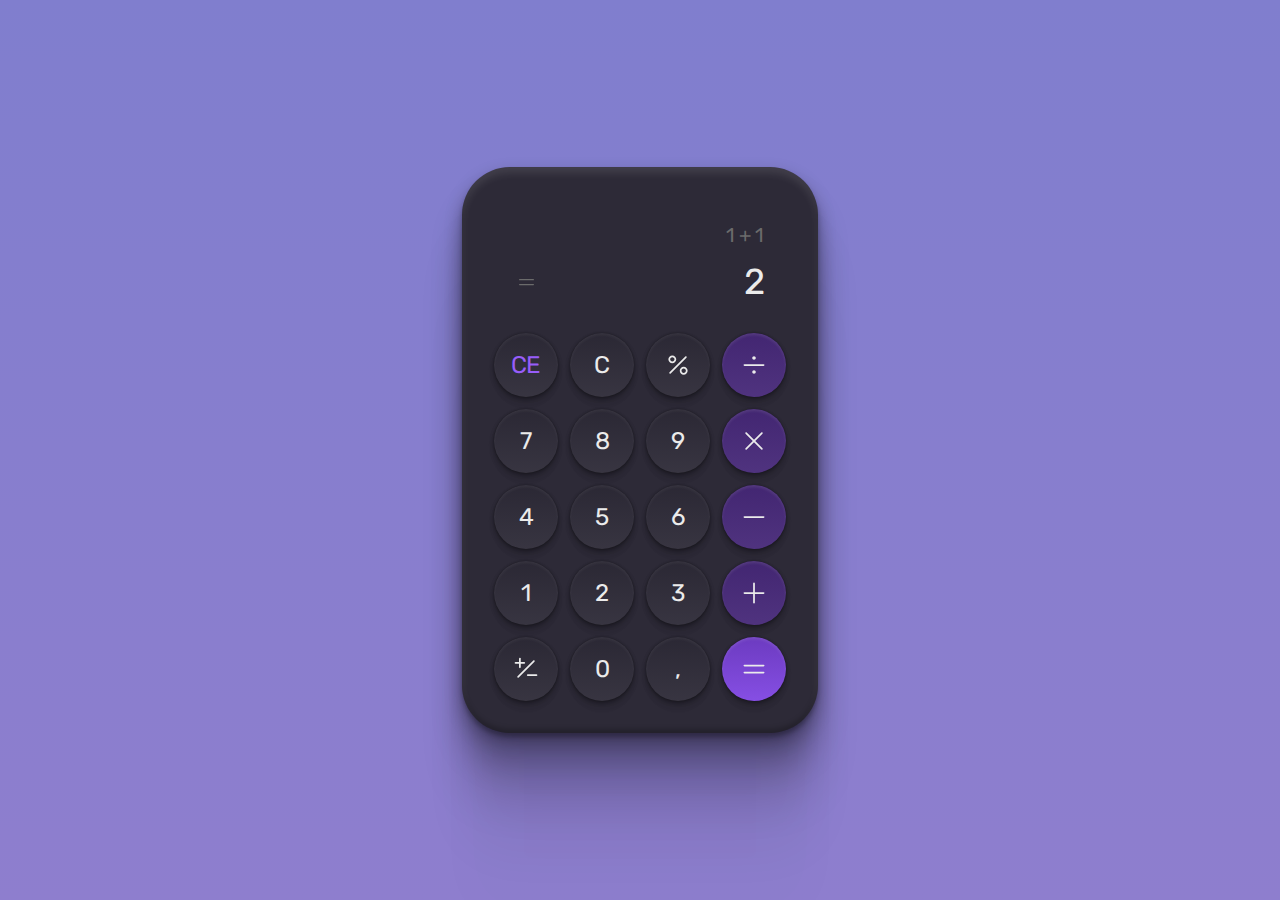
<file: 05/index.html>
<!DOCTYPE html>
<html lang="pt-br">
  <head>
    <link rel="preconnect" href="https://fonts.googleapis.com" />
    <link rel="preconnect" href="https://fonts.gstatic.com" crossorigin />
    <link
      href="https://fonts.googleapis.com/css2?family=Rubik&display=swap"
      rel="stylesheet"
    />

    <meta charset="UTF-8" />
    <meta http-equiv="X-UA-Compatible" content="IE=edge" />
    <meta name="viewport" content="width=device-width, initial-scale=1.0" />
    <title>Calculadora</title>
    <link rel="stylesheet" href="style.css" />
  </head>
  <body>
    <div id="calculator">
      <div id="display">
        <div id="last-calc">1 + 1</div>
        <div id="result">
          <img src="./assets/equals.svg" alt="sinal de igual" />
          <span>2</span>
        </div>
      </div>
      <div id="keyboard">
        <button class="secondary">CE</button>
        <button>C</button>
        <button>
          <img src="./assets/percent.svg" alt="Percent" />
        </button>
        <button class="tertiary">
          <img src="./assets/divide.svg" alt="Divide" />
        </button>
        <button>7</button>
        <button>8</button>
        <button>9</button>
        <button class="tertiary">
          <img src="./assets/x.svg" alt="Multiplication" />
        </button>
        <button>4</button>
        <button>5</button>
        <button>6</button>
        <button class="tertiary">
          <img src="./assets/minus.svg" alt="Minus" />
        </button>
        <button>1</button>
        <button>2</button>
        <button>3</button>
        <button class="tertiary">
          <img src="./assets/plus.svg" alt="Plus" />
        </button>
        <button>
          <img src="./assets/plusminus.svg" alt="PlusMinus" />
        </button>
        <button>0</button>
        <button>,</button>
        <button class="quartiary">
          <img src="./assets/result.svg" alt="Equals" />
        </button>
      </div>
    </div>
  </body>
</html>
</file>
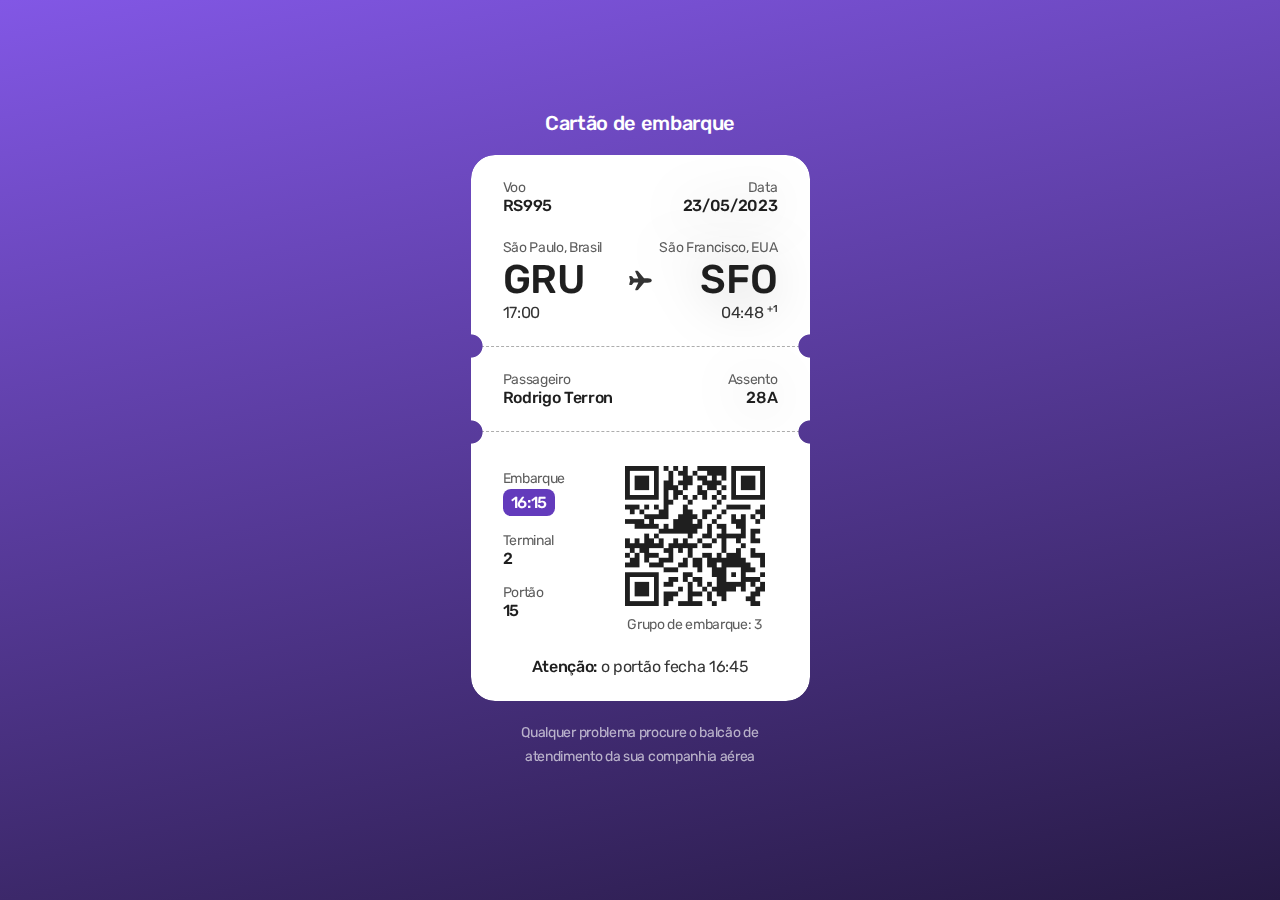
<file: 06/index.html>
<!DOCTYPE html>
<html lang="pt-br">
  <head>
    <link rel="preconnect" href="https://fonts.googleapis.com" />
    <link rel="preconnect" href="https://fonts.gstatic.com" crossorigin />
    <link
      href="https://fonts.googleapis.com/css2?family=Rubik:wght@400;500&display=swap"
      rel="stylesheet"
    />

    <meta charset="UTF-8" />
    <meta http-equiv="X-UA-Compatible" content="IE=edge" />
    <meta name="viewport" content="width=device-width, initial-scale=1.0" />
    <title>Cartão de embarque</title>
    <link rel="stylesheet" href="./style.css" />
  </head>
  <body>
    <div id="boarding-pass">
      <h1>Cartão de embarque</h1>
      <main id="ticket">
        <section class="top grid">
          <div class="flight grid column">
            <div class="number">
              <p>Voo</p>
              <strong>RS995</strong>
            </div>
            <div class="date text-right">
              <p>Data</p>
              <strong>23/05/2023</strong>
            </div>
          </div>
          <div class="grid column">
            <div class="departure grid">
              <p>São Paulo, Brasil</p>
              <strong>GRU</strong>
              <time>17:00</time>
            </div>
            <div class="airplane grid">
              <img src="./assets/ion_airplane.svg" alt="ícone de um avião" />
            </div>
            <div class="arrival text-right grid">
              <p>São Francisco, EUA</p>
              <strong>SFO</strong>
              <time>04:48 <sup>+1</sup></time>
            </div>
          </div>
        </section>
        <section class="middle grid column">
          <div class="name">
            <p>Passageiro</p>
            <strong>Rodrigo Terron</strong>
          </div>
          <div class="seat text-right">
            <p>Assento</p>
            <strong>28A</strong>
          </div>
        </section>
        <section class="bottom">
          <div class="container grid column">
            <dl class="grid">
              <dt>
                <p>Embarque</p>
                <time>16:15</time>
              </dt>
              <dt>
                <p>Terminal</p>
                <strong>2</strong>
              </dt>
              <dt>
                <p>Portão</p>
                <strong>15</strong>
              </dt>
            </dl>

            <div class="qrcode grid">
              <img src="./assets/qr-code.png" alt="imagem de um qrcode" />
              <p>Grupo de embarque: 3</p>
            </div>
          </div>
          <p><strong>Atenção:</strong> o portão fecha 16:45</p>
        </section>
      </main>
      <footer>
        Qualquer problema procure o balcão de atendimento da sua companhia aérea
      </footer>
    </div>
  </body>
</html>
</file>
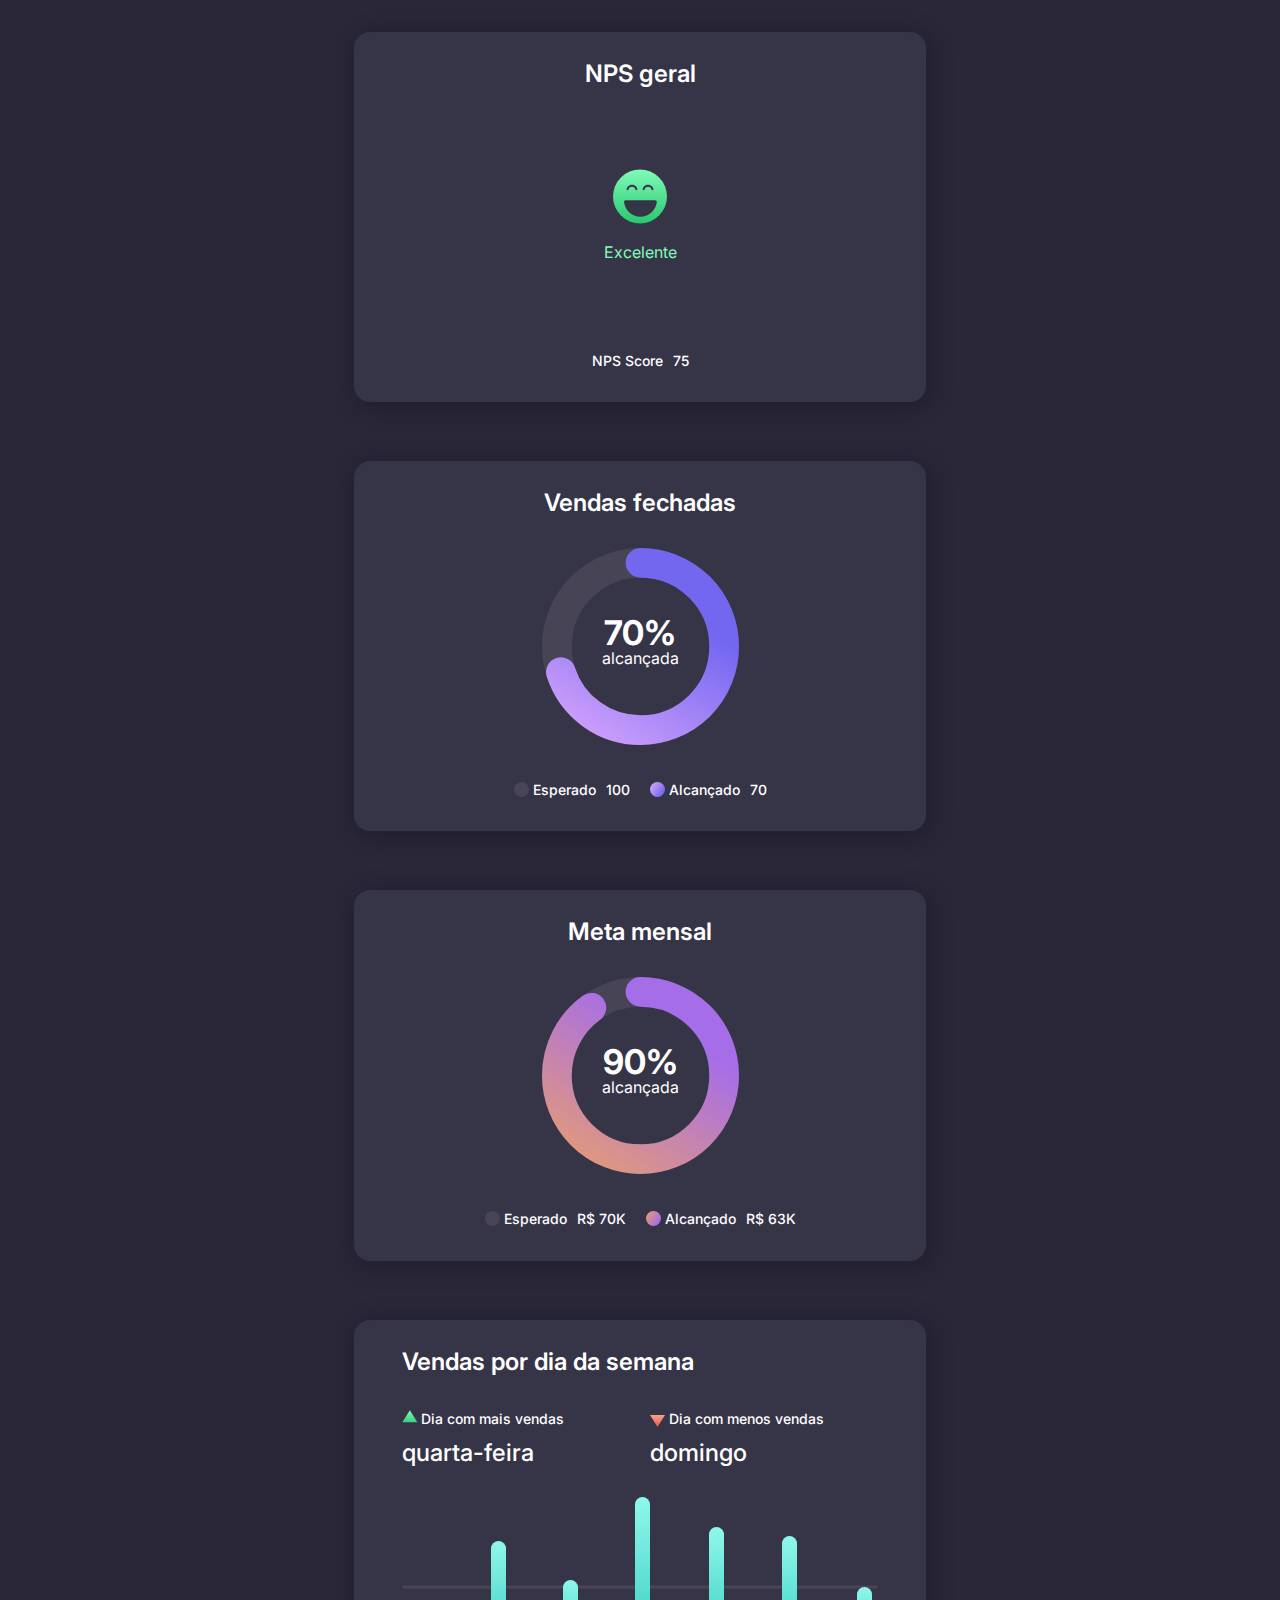
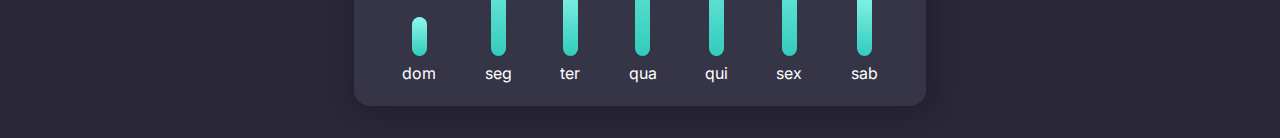
<file: 08/index.html>
<!DOCTYPE html>
<html lang="pt-br">
  <head>
    <link rel="preconnect" href="https://fonts.googleapis.com" />
    <link rel="preconnect" href="https://fonts.gstatic.com" crossorigin />
    <link
      href="https://fonts.googleapis.com/css2?family=Inter:wght@400;500;700&display=swap"
      rel="stylesheet"
    />

    <meta charset="UTF-8" />
    <meta http-equiv="X-UA-Compatible" content="IE=edge" />
    <meta name="viewport" content="width=device-width, initial-scale=1.0" />
    <title>Dashboard</title>
    <link rel="stylesheet" href="./style.css" />
  </head>
  <body>
    <main id="app" class="grid">
      <div class="box nps grid">
        <div class="top text-center">NPS geral</div>
        <div class="middle grid">
          <img src="./assets/smile.svg" alt="bolinha verde sorrindo" />
          Excelente
        </div>
        <div class="bottom">
          <span>NPS Score</span>
          <span>75</span>
        </div>
      </div>
      <div class="box sell grid">
        <div class="top text-center">Vendas fechadas</div>
        <div class="middle">
          <svg viewBox="0 0 232 232" style="--percentage: 70">
            <circle cx="50%" cy="50%" r="98.5" opacity="0.1" stroke="#D9D9D9" />
            <circle
              cx="50%"
              cy="50%"
              r="98.5"
              stroke="url(#paint0_linear_201_85)"
            />
            <defs>
              <linearGradient
                id="paint0_linear_201_85"
                x1="-9"
                y1="82"
                x2="145"
                y2="178"
                gradientUnits="userSpaceOnUse"
              >
                <stop stop-color="#CE9FFC" />
                <stop offset="1" stop-color="#7367F0" />
              </linearGradient>
            </defs>
          </svg>

          <div class="content">
            <h3>70%</h3>
            <p>alcançada</p>
          </div>
        </div>
        <div class="bottom">
          <div class="item">
            <span>Esperado</span>
            <span>100</span>
          </div>
          <div class="item">
            <span
              style="
                --bg-color: linear-gradient(
                  121.94deg,
                  #ce9ffc 15.98%,
                  #7367f0 82.85%
                );
              "
            >
              Alcançado</span
            >
            <span>70</span>
          </div>
        </div>
      </div>
      <div class="box target grid">
        <div class="top text-center">Meta mensal</div>
        <div class="middle">
          <svg viewBox="0 0 232 232" style="--percentage: 90">
            <circle cx="50%" cy="50%" r="98.5" opacity="0.1" stroke="#D9D9D9" />
            <circle
              cx="50%"
              cy="50%"
              r="98.5"
              stroke="url(#paint0_linear_201_104)"
            />
            <defs>
              <linearGradient
                id="paint0_linear_201_104"
                x1="0.5"
                y1="82"
                x2="154.842"
                y2="178.702"
                gradientUnits="userSpaceOnUse"
              >
                <stop stop-color="#DF9780" />
                <stop offset="1" stop-color="#A66DE9" />
              </linearGradient>
            </defs>
          </svg>

          <div class="content">
            <h3>90%</h3>
            <p>alcançada</p>
          </div>
        </div>
        <div class="bottom">
          <div class="item">
            <span>Esperado</span>
            <span>R$ 70K</span>
          </div>
          <div class="item">
            <span
              style="
                --bg-color: linear-gradient(
                  121.94deg,
                  #df9780 15.98%,
                  #a66de9 82.85%
                );
              "
              >Alcançado</span
            >
            <span>R$ 63K</span>
          </div>
        </div>
      </div>
      <div class="box weekly-sell grid">
        <div class="top">Vendas por dia da semana</div>

        <div class="wrapper">
          <div class="left grid">
            <div class="most-sell grid">
              <span>Dia com mais vendas</span>
              quarta-feira
            </div>
            <div class="less-sell grid">
              <span>Dia com menos vendas</span>
              domingo
            </div>
          </div>
          <div class="right">
            <div class="bars">
              <div class="bar-wrapper">
                <div class="bar" style="--height: 3.9rem"></div>
                <span>dom</span>
              </div>
              <div class="bar-wrapper">
                <div class="bar" style="--height: 11.5rem"></div>
                <span>seg</span>
              </div>
              <div class="bar-wrapper">
                <div class="bar" style="--height: 7.6rem"></div>
                <span>ter</span>
              </div>
              <div class="bar-wrapper">
                <div class="bar" style="--height: 15.9rem"></div>
                <span>qua</span>
              </div>
              <div class="bar-wrapper">
                <div class="bar" style="--height: 12.9rem"></div>
                <span>qui</span>
              </div>
              <div class="bar-wrapper">
                <div class="bar" style="--height: 12rem"></div>
                <span>sex</span>
              </div>
              <div class="bar-wrapper">
                <div class="bar" style="--height: 6.9rem"></div>
                <span>sab</span>
              </div>
            </div>
          </div>
        </div>
      </div>
    </main>
  </body>
</html>
</file>
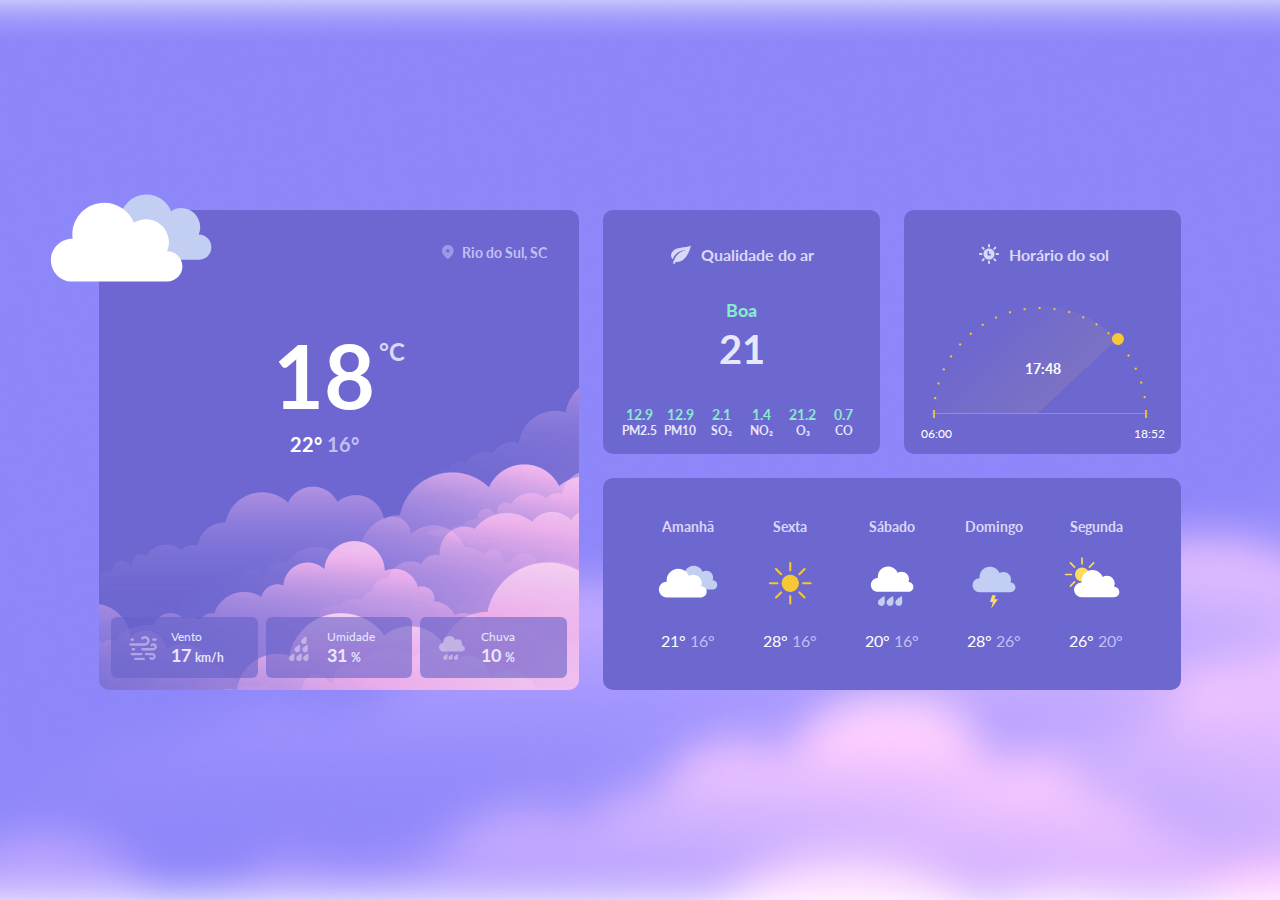
<file: 10/index.html>
<html lang="pt-br">
  <head>
    <link rel="preconnect" href="https://fonts.googleapis.com" />
    <link rel="preconnect" href="https://fonts.gstatic.com" crossorigin />
    <link
      href="https://fonts.googleapis.com/css2?family=Lato:wght@400;700&display=swap"
      rel="stylesheet"
    />
    <meta charset="UTF-8" />
    <meta name="viewport" content="width=device-width, initial-scale=1.0" />
    <title>Página de clima</title>
    <link rel="stylesheet" href="style.css" />
  </head>
  <body>
    <main>
      <section class="temperature-now">
        <div class="location">
          <img src="./assets/pin.svg" alt="icone de localizacao" />
          <strong>Rio do Sul, SC</strong>
        </div>
        <div class="temp">
          <div class="number">
            18
            <div class="maxmin">22° <span>16° </span></div>
          </div>
          <div class="celsius">°C</div>
        </div>
        <div class="statistics">
          <div class="stats">
            <img src="./assets/temp-wind.svg" alt="icone de vento" />
            <div class="info">
              <p>Vento</p>
              <h5>17 <span>km/h</span></h5>
            </div>
          </div>
          <div class="stats">
            <img src="./assets/temp-humidity.svg" alt="icone de umidade" />
            <div class="info">
              <p>Umidade</p>
              <h5>31 <span>%</span></h5>
            </div>
          </div>
          <div class="stats">
            <img src="./assets/temp-rain.svg" alt="icone de chuva" />
            <div class="info">
              <p>Chuva</p>
              <h5>10 <span>%</span></h5>
            </div>
          </div>
        </div>
      </section>

      <section class="air-quality">
        <h2 class="title">
          <img src="./assets/leaf.svg" alt="icone de folha de árvore" />
          Qualidade do ar
        </h2>

        <p class="good">Boa</p>
        <p class="number">21</p>

        <div class="info">
          <div class="number">
            <p>12.9</p>
            <small>PM2.5</small>
          </div>
          <div class="number">
            <p>12.9</p>
            <small>PM10</small>
          </div>
          <div class="number">
            <p>2.1</p>
            <small>SO₂</small>
          </div>
          <div class="number">
            <p>1.4</p>
            <small>NO₂</small>
          </div>
          <div class="number">
            <p>21.2</p>
            <small>O₃</small>
          </div>
          <div class="number">
            <p>0.7</p>
            <small>CO</small>
          </div>
        </div>
      </section>

      <section class="sun-time">
        <h2 class="title">
          <img
            src="./assets/sun-time.svg"
            alt="icone de um sol com um relógio dentro"
          />
          Horário do sol
        </h2>
        <div class="sun-chart-wrapper">
          <div class="sun-chart">
            <div class="chart">
              <img
                src="./assets/sun-chart.svg"
                alt="imagem de um gráfico semi circulo com traços"
              />
            </div>
            <time class="now">17:48</time>
          </div>
        </div>
        <div class="time">
          <time class="sunrise">06:00</time>
          <time class="sunset">18:52</time>
        </div>
      </section>

      <section class="week-weather">
        <div class="day">
          <h4 class="title">Amanhã</h4>
          <img src="./assets/weather-clouds.svg" alt="" />
          <p class="maxmin">21° <span>16°</span></p>
        </div>

        <div class="day">
          <h4 class="title">Sexta</h4>
          <img src="./assets/weather-sun.svg" alt="" />
          <p class="maxmin">28° <span>16°</span></p>
        </div>

        <div class="day">
          <h4 class="title">Sábado</h4>
          <img src="./assets/weather-rain.svg" alt="" />
          <p class="maxmin">20° <span>16°</span></p>
        </div>

        <div class="day">
          <h4 class="title">Domingo</h4>
          <img src="./assets/weather-thunder.svg" alt="" />
          <p class="maxmin">28° <span>26°</span></p>
        </div>

        <div class="day">
          <h4 class="title">Segunda</h4>
          <img src="./assets/weather-cloudy.svg" alt="" />
          <p class="maxmin">26° <span>20°</span></p>
        </div>
      </section>
    </main>
  </body>
</html>
</file>
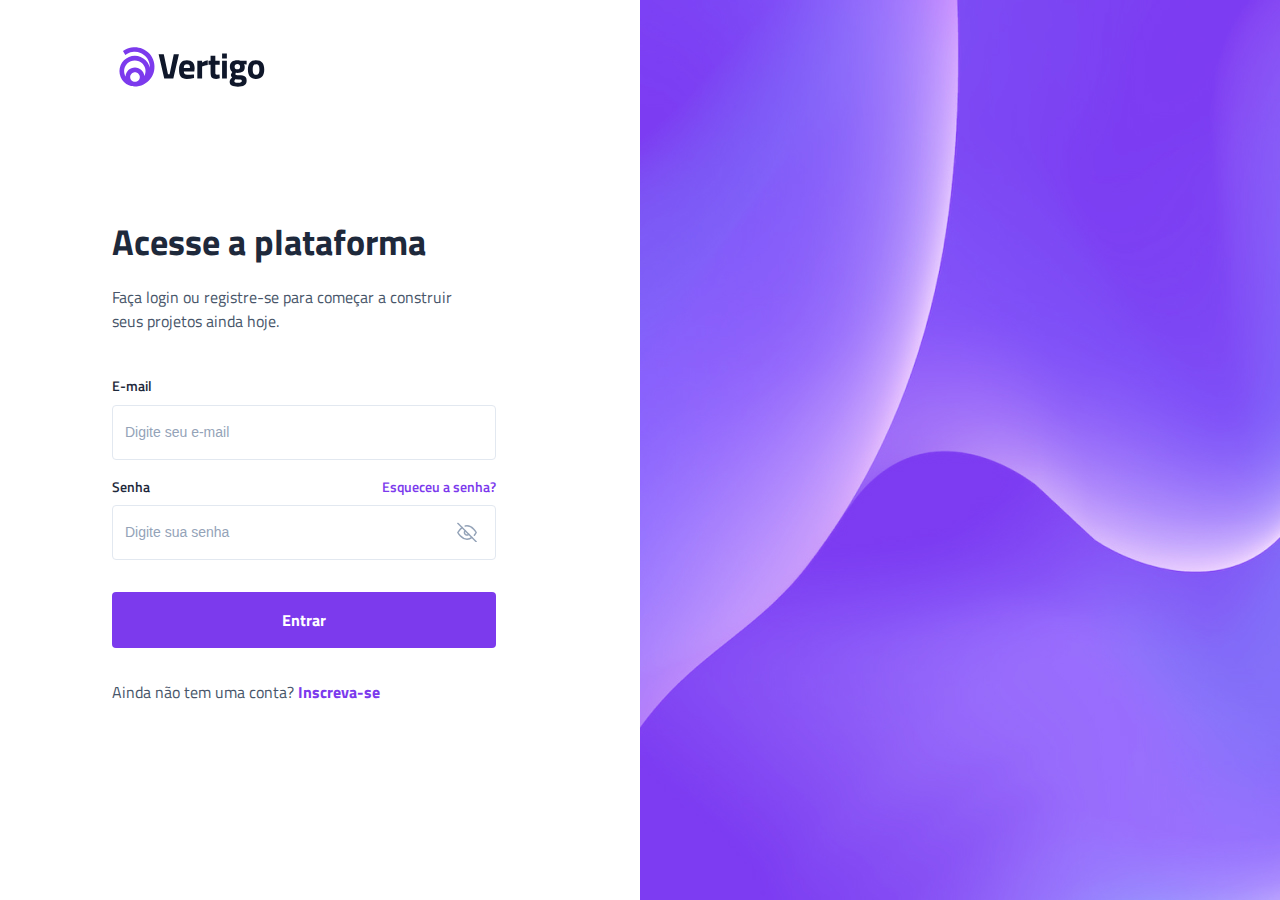
<file: 11/index.html>
<!DOCTYPE html>
<html lang="pt-br">
  <head>
    <link rel="preconnect" href="https://fonts.googleapis.com" />
    <link rel="preconnect" href="https://fonts.gstatic.com" crossorigin />
    <link
      href="https://fonts.googleapis.com/css2?family=Titillium+Web:wght@400;600;700&display=swap"
      rel="stylesheet"
    />
    <meta charset="UTF-8" />
    <meta http-equiv="X-UA-Compatible" content="IE=edge" />
    <meta name="viewport" content="width=device-width, initial-scale=1.0" />
    <title>Tela de login</title>
    <link rel="stylesheet" href="style.css" />
  </head>
  <body>
    <div id="page" class="flex">
      <div>
        <header>
          <img src="./assets/logo.svg" alt="" />
        </header>
        <main>
          <div class="headline">
            <h1>Acesse a plataforma</h1>
            <p>
              Faça login ou registre-se para começar a construir seus projetos
              ainda hoje.
            </p>
          </div>
          <form>
            <div class="input-wrapper">
              <label for="email">E-mail</label>
              <input
                id="email"
                type="email"
                name="email"
                required
                placeholder="Digite seu e-mail"
              />
            </div>

            <div class="input-wrapper">
              <div class="label-wrapper flex">
                <label for="senha"> Senha </label>
                <a href="#"> Esqueceu a senha? </a>
              </div>

              <input
                type="password"
                id="senha"
                placeholder="Digite sua senha"
              />

              <img
                onclick="togglePassword()"
                class="eye"
                src="./assets/eye-off.svg"
                alt=""
              />
              <img
                onclick="togglePassword()"
                class="eye hide"
                src="./assets/eye.svg"
                alt=""
              />
            </div>

            <button type="submit">Entrar</button>

            <div class="create-account">
              Ainda não tem uma conta?
              <a href="#"> Inscreva-se </a>
            </div>
          </form>
        </main>
      </div>
      <img src="./assets/bg.jpg" alt="" />
    </div>

    <script>
      function togglePassword() {
        document
          .querySelectorAll(".eye")
          .forEach((eye) => eye.classList.toggle("hide"))

        const type =
          senha.getAttribute("type") == "password" ? "text" : "password"

        senha.setAttribute("type", type)
      }
    </script>
  </body>
</html>
</file>
<file: 05/style.css>
* {
  margin: 0;
  padding: 0;
  box-sizing: border-box;
  -webkit-font-smoothing: antialiased;
  -moz-osx-font-smoothing: grayscale;
}

body {
  height: 100vh;
  width: 100vw;
  background: linear-gradient(180deg, #807ece 0%, #8e7ece 100%);

  display: grid;
  place-content: center;
}

body * {
  font-family: "Rubik";
  letter-spacing: -0.02em;
}

#calculator {
  background: #2d2a37;

  box-shadow: 0px 4px 4px rgba(0, 0, 0, 0.25),
    0px 188px 52px rgba(0, 0, 0, 0.01), 0px 120px 48px rgba(0, 0, 0, 0.04),
    0px 68px 41px rgba(0, 0, 0, 0.15), 0px 30px 30px rgba(0, 0, 0, 0.26),
    0px 8px 17px rgba(0, 0, 0, 0.29), inset 0px 6px 8px rgba(255, 255, 255, 0.1),
    inset 0px -4px 5px rgba(0, 0, 0, 0.22);

  border-radius: 48px;
}

#display {
  margin-top: 54px;
  padding-inline: 54px;
}

#last-calc {
  text-align: right;
  font-size: 20px;
  line-height: 140%;
  color: #6b6b6b;
}

#result {
  margin-top: 8px;
  display: flex;
  justify-content: space-between;
}

#result span {
  font-size: 36px;
  line-height: 140%;
  color: #ebebeb;
}

#keyboard {
  padding: 26px 32px 32px;

  display: grid;
  grid-template-columns: repeat(4, 1fr);
  gap: 12px;
}

button {
  border: 0;
  width: 64px;
  height: 64px;

  background: linear-gradient(
      180deg,
      rgba(0, 0, 0, 0.05) 0%,
      rgba(255, 255, 255, 0.05) 100%
    ),
    #2d2a37;

  box-shadow: 0px 11px 7px rgba(0, 0, 0, 0.01), 0px 7px 7px rgba(0, 0, 0, 0.04),
    0px 4px 6px rgba(0, 0, 0, 0.1), 0px 2px 4px rgba(0, 0, 0, 0.26),
    0px 0px 2px rgba(0, 0, 0, 0.29), inset 0px 2px 3px rgba(255, 255, 255, 0.06);

  border-radius: 999px;

  font-size: 24px;
  line-height: 28px;
  color: #ebebeb;

  display: flex;
  align-items: center;
  justify-content: center;
}

.secondary {
  color: #975dfa;
}

.tertiary {
  background: linear-gradient(
      180deg,
      rgba(0, 0, 0, 0.05) 0.01%,
      rgba(255, 255, 255, 0.05) 100%
    ),
    #462878;
  box-shadow: 0px 11px 7px rgba(0, 0, 0, 0.01), 0px 7px 7px rgba(0, 0, 0, 0.04),
    0px 4px 6px rgba(0, 0, 0, 0.1), 0px 2px 4px rgba(0, 0, 0, 0.26),
    0px 0px 2px rgba(0, 0, 0, 0.29), inset 0px 2px 3px rgba(255, 255, 255, 0.1);
}

.quartiary {
  background: linear-gradient(180deg, rgba(0, 0, 0, 0.15) 0%, rgba(255, 255, 255, 0.05) 100%), #7F45E2;
box-shadow: 0px 11px 7px rgba(0, 0, 0, 0.01), 0px 7px 7px rgba(0, 0, 0, 0.04), 0px 4px 6px rgba(0, 0, 0, 0.1), 0px 2px 4px rgba(0, 0, 0, 0.26), 0px 0px 2px rgba(0, 0, 0, 0.29), inset 0px 2px 3px rgba(255, 255, 255, 0.1);
}
</file>
<file: 06/style.css>
* {
  margin: 0;
  padding: 0;
  box-sizing: border-box;
  -webkit-font-smoothing: antialiased;
  -moz-osx-font-smoothing: grayscale;
}

:root {
  font-size: 62.5%;
}

body {
  font-size: 1.6rem;
  font-family: "Rubik", sans-serif;
  letter-spacing: -0.02em;

  background: linear-gradient(167.96deg, #8257e5 0%, #271a45 100%) no-repeat
    fixed;

  height: 100vh;
  display: grid;
  place-content: center;
}

.grid {
  display: grid;
}

.column {
  grid-auto-flow: column;
}

.text-right {
  filter: drop-shadow(0px 4px 24px rgba(0, 0, 0, 0.25));
  text-align: right;
}

h1,
strong {
  font-weight: 500;
}

h1 {
  font-size: 2rem;
  line-height: 2.4rem;
  color: white;
  text-align: center;
}

p {
  color: rgba(0, 0, 0, 0.64);
  font-size: 1.4rem;
  line-height: 1.7rem;
}

strong {
  font-size: 1.6rem;
  line-height: 1.9rem;
  color: rgba(0, 0, 0, 0.88);
}

section {
  padding: 2.4rem 3.2rem;

  background-color: white;
  -webkit-mask: var(--mask);
  mask: var(--mask);

  box-shadow: 0px 4px 24px rgba(0, 0, 0, 0.25);
}

#boarding-pass {
  margin: auto;
}

#ticket {
  margin-top: 2rem;
}

.top {
  border-radius: 2.4rem 2.4rem 0 0;
  gap: 2.4rem;

  --mask: radial-gradient(1.2rem at 1.2rem bottom, #0000 93%, black) -1.2rem;
  -webkit-mask-repeat: repeat-x;
  mask-repeat: repeat-x;
}

.departure,
.arrival {
  width: 12.5rem;
}

.departure strong,
.arrival strong {
  font-size: 4rem;
  line-height: 4.7rem;
}

.airplane {
  align-self: center;
}

.top time {
  color: rgba(0, 0, 0, 0.8);
}

.top time sup {
  font-weight: 500;
  font-size: 1rem;
  line-height: 1.2rem;
}

.middle {
  border: 1px dashed rgba(0, 0, 0, 0.32);
  border-left: 0;
  border-right: 0;

  --mask: radial-gradient(1.2rem at 1.2rem 1.2rem, #0000 93%, black) -1.2rem -1.2rem;
}

.bottom {
  border-radius: 0 0 2.4rem 2.4rem;

  --mask: radial-gradient(1.2rem at 1.2rem top, #0000 93%, black) -1.2rem;
  -webkit-mask-repeat: repeat-x;
  mask-repeat: repeat-x;
}

.bottom .container {
  align-items: center;
  gap: 0.8rem;
}

dl.grid {
  gap: 1.6rem;
  min-width: 9.5rem;
}

dt time {
  color: white;
  font-weight: 500;
  font-size: 1.6rem;
  line-height: 1.9rem;
  background: #633bbc;
  border-radius: 0.8rem;
  padding: 0.4rem 0.8rem;
  display: inline-block;
  margin-top: 0.2rem;
}

.bottom > p {
  text-align: center;
  margin-top: 2.4rem;
  font-size: 1.6rem;
  line-height: 2rem;
  color: rgba(0, 0, 0, 0.8);
}

.qrcode.grid {
  justify-items: center;
}

footer {
  font-size: 1.4rem;
  line-height: 2.4rem;
  color: white;
  opacity: 0.64;
  width: 27rem;
  text-align: center;
  margin: 2rem auto;
}
</file>
<file: 08/style.css>
* {
  margin: 0;
  padding: 0;
  box-sizing: border-box;
  -webkit-font-smoothing: antialiased;
  -moz-osx-font-smoothing: grayscale;
}

:root {
  font-size: 62.5%;
}

body {
  font-size: 1.6rem;
  font-family: "Inter";
  background: #292738;
}

.grid {
  display: grid;
}

.text-center {
  text-align: center;
}

.box {
  padding: 2.9rem 4.8rem;

  background: #363447;
  box-shadow: 0.3rem 0.4rem 2.6rem rgba(0, 0, 0, 0.25);
  border-radius: 1.6rem;
  color: white;
  line-height: 160%;

  gap: 3.2rem;
}

#app {
  column-gap: 3.2rem;
  row-gap: 5.9rem;

  width: fit-content;
  min-height: 100vh;
  height: fit-content;

  margin: auto;

  place-content: center;
  padding: 3.2rem;
}

.top {
  font-weight: 600;
  font-size: 2.4rem;
}

.middle {
  display: grid;
  place-content: center;
  position: relative;
}

.middle .content {
  position: absolute;
  top: 50%;
  left: 50%;
  transform: translate(-50%, -50%);
  text-align: center;
}

.content h3 {
  font-size: 3.4rem;
}

.bottom {
  display: flex;
  gap: 2rem;
  justify-content: center;
  margin-top: auto;
  font-weight: 500;
  font-size: 1.4rem;
}

.bottom .item {
  display: flex;
  align-items: center;
  gap: 1rem;
}

.bottom .item span:nth-child(1) {
  display: flex;
  align-items: center;
  gap: 0.4rem;
}

.bottom .item span {
  --bg-color: #4a4556;
}

.bottom .item span:nth-child(1)::before {
  content: "";
  width: 1.5rem;
  height: 1.5rem;
  display: block;
  background: var(--bg-color);
  border-radius: 99.9rem;
}

.nps {
  gap: 3.2rem;
}

.nps .middle {
  height: 19.7rem;
  place-content: center;
  justify-items: center;
  gap: 1.6rem;
  color: #81fbb8;
}

.nps .bottom {
  gap: 1rem;
}

svg {
  --percentage: 0;
  width: 19.7rem;
  height: 19.7rem;
  transform: rotate(-90deg);
}

svg circle {
  stroke-dasharray: 618;
  stroke-dashoffset: 618;
  stroke-width: 35;
  fill: none;
}

svg circle:nth-child(1) {
  stroke-dashoffset: 0;
}

svg circle:nth-child(2) {
  stroke-dashoffset: calc(618 - (618 * var(--percentage)) / 100);
  stroke-linecap: round;

  animation: progress 1s ease-in-out;
}

@keyframes progress {
  0% {
    stroke-dasharray: 618;
    stroke-dashoffset: 618;
  }
}

.weekly-sell {
  gap: 3.2rem;
}

.weekly-sell .wrapper {
  display: flex;
  flex-direction: column;
  gap: 3.2rem;
}

.weekly-sell .left {
  gap: 3.2rem;
  grid-auto-flow: column;
}

.weekly-sell .left,
.weekly-sell .right {
  flex: 1;
}

.left .grid {
  gap: 0.8rem;
  font-weight: 500;
  font-size: 2.4rem;
}

.left .grid span {
  font-size: 1.4rem;
  align-items: centetr;
  display: flex;
  gap: 0.4rem;
}

.left .grid span::before {
  content: "";
  width: 1.5rem;
  height: 1.5rem;
  display: block;
  clip-path: polygon(50% 0%, 0% 80%, 100% 80%);
}

.left .most-sell span::before {
  background: linear-gradient(180deg, #81fbb8 0%, #28c76f 100%);
  margin-top: 0.4rem;
}

.left .less-sell span::before {
  background: linear-gradient(180deg, #ea5455 0%, #feb692 100%);
  transform: matrix(1, 0, 0, -1, 0, 0);
  margin-top: 0.6rem;
}

.bars {
  display: flex;
  gap: calc(3vw + 1rem);
  align-items: flex-end;
  position: relative;
}

.bars::before {
  content: "";
  display: block;
  height: 0.3rem;
  width: 100%;
  background: #4a4556;
  border-radius: 99.9rem;
  position: absolute;
  top: 50%;
  transform: translateY(-50%);
  z-index: 0;
}

.bar-wrapper {
  display: grid;
  grid-template-rows: 15.9rem 1.6rem;
  justify-items: center;
  gap: 0.5rem;
  z-index: 1;
}

.bar {
  width: 1.5rem;
  background: linear-gradient(180deg, #90f7ec 0%, #32ccbc 100%);
  border-radius: 99.9rem;

  height: var(--height);
  align-self: end;

  animation: up 1.4s;
}

@keyframes up {
  0% {
    height: 0;
  }
}

@media (min-width: 120rem) {
  #app {
    grid-template-columns: 29.6rem max-content max-content;
    grid-template-rows: max-content;
  }

  .box:nth-child(4) {
    grid-column: 1/4;
  }

  .weekly-sell .wrapper {
    flex-direction: row;
  }

  .weekly-sell .left {
    grid-auto-flow: initial;
  }

  .bars {
    gap: 5.9rem;
  }
}
</file>
<file: 10/style.css>
* {
  margin: 0;
  padding: 0;
  box-sizing: border-box;
  -webkit-font-smoothing: antialiased;
  -moz-osx-font-smoothing: grayscale;
}

:root {
  font-size: 62.5%;
  font-family: "Lato", sans-serif;
}

body {
  font-size: 1.6rem;
}

main {
  background: url(./assets/bg.jpeg) no-repeat center/cover;

  min-height: 100vh;

  display: grid;
  place-content: center;

  padding: 6.4rem;
  gap: 2.4rem;
}

section {
  background: #6d67d0;
  backdrop-filter: blur(1rem);
  border-radius: 1rem;
}

.temperature-now {
  background: url(./assets/bg-temp-now.jpeg);
  position: relative;

  display: grid;
  grid-template-rows: max-content 1fr max-content;
}

.temperature-now::before {
  content: "";
  width: 17.6rem;
  height: 17.6rem;

  background: url(./assets/clouds.svg) no-repeat;

  position: absolute;
  top: -5.6rem;
  left: -5.6rem;
}

.location {
  justify-self: end;

  padding: 3.2rem 3.2rem 0;

  display: flex;
  align-items: center;
  gap: 0.4rem;
}

.location strong {
  font-size: 1.4rem;
  color: #c2bff4;
}

.temp {
  margin: 6rem;

  font-weight: 700;

  display: flex;
  justify-content: center;
  gap: 0.4rem;
}

.temp .number {
  text-align: center;
  font-size: 8.8rem;
  color: white;

  display: flex;
  flex-direction: column;
  gap: 0.4rem;
}

.temp .number .maxmin {
  font-size: 2rem;
}

.temp .number .maxmin span {
  color: #c2bff4;
}

.celsius {
  font-size: 2.4rem;
  color: #dad8f7;

  margin-top: 1.5rem;
}

.statistics {
  padding: 1.2rem;

  display: flex;
  gap: 0.8rem;
}

.stats {
  flex: 1;

  padding: 1.2rem 1.6rem;
  background: rgba(102, 96, 200, 0.6);
  border-radius: 0.6rem;

  display: flex;
  align-items: center;
  gap: 1.2rem;
}

.stats .info {
  color: #e7e6fb;
}

.stats .info h5 span,
.stats .info p {
  font-size: 1.2rem;
}

.stats .info h5 {
  font-size: 1.8rem;

  display: flex;
  align-items: baseline;
  gap: 0.4rem;
}

/* Air Quality */
.air-quality {
  font-weight: 700;

  text-align: center;
  display: grid;
}

h2.title {
  font-size: 1.6rem;
  color: #dad8f7;

  display: flex;
  align-items: center;
  justify-content: center;
  gap: 0.8rem;

  margin-top: 3.2rem;
}

.air-quality .good {
  margin-top: 3.2rem;

  font-size: 1.8rem;
  color: #87ebcd;
}

.air-quality > .number {
  margin-top: 0.4rem;
  font-size: 4rem;
  color: #e7e6fb;
}

.air-quality .info {
  display: flex;
  align-items: center;

  margin-top: 3.2rem;

  padding: 0 1.6rem 1.6rem;
}

.air-quality .info .number {
  flex: 1;
}

.air-quality .info p {
  color: #87ebcd;
  font-size: 1.4rem;
}

.air-quality .info small {
  font-size: 1.2rem;
  color: #e7e6fb;
}

/* Sun Time */

.sun-chart-wrapper {
  margin-top: 4rem;
  height: 11rem;
}

.sun-chart {
  --pos-x: 75;
  margin: auto;
  width: 21.6rem;
  height: 21.6rem;

  position: relative;
}

.sun-chart::before {
  content: "";
  width: 1.2rem;
  height: 1.2rem;
  position: absolute;
  background: #f6c833;
  border-radius: 50%;

  top: 50%;
  left: 50%;
  margin: -0.6rem;

  transform: rotate(calc(1deg * (((100 - var(--pos-x)) / -100) * 180)))
    translate(10.6rem);
}

.chart {
  width: 21.6rem;
  height: 10.8rem;
  overflow: hidden;
}

.chart::before {
  content: "";
  width: 21rem;
  height: 21rem;

  display: block;
  border-radius: 50%;

  background: linear-gradient(
    180deg,
    rgba(251, 219, 96, 0.2) 0%,
    rgba(251, 219, 96, 0) 101.89%
  );

  --mask: linear-gradient(0deg, white 50%, transparent 0%);
  mask: var(--mask);
  -webkit-mask: var(--mask);

  rotate: calc(1.825deg * var(--pos-x));
}

.chart img {
  position: absolute;
  top: 0;
  left: -1%;
}

time.now {
  position: absolute;

  top: 25%;
  left: 50%;
  transform: translate(-50%);

  color: white;
  font-size: 1.4rem;
  font-weight: 700;
}

.time {
  font-size: 1.2rem;
  color: white;

  display: flex;
  align-items: center;
  justify-content: space-between;

  margin: 1rem auto 0;
  padding: 0 1.6rem 1.6rem;
  max-width: 27.6rem;
}

/* Week Weather */
.week-weather {
  padding: 4rem;

  display: flex;
  gap: 1.2rem;
}

.day {
  flex: 1;

  display: grid;
  justify-items: center;
  gap: 1.6rem;
}

h4.title {
  font-size: 1.4rem;
  color: #dad8f7;
}

.day .maxmin {
  font-size: 700;
  color: white;
  font-size: 1.6rem;
}

.day .maxmin span {
  color: #c2bff4;
}

@media (min-width: 1200px) {
  main {
    grid-template-columns: 48rem 27.7rem 27.7rem;
    grid-template-rows: 24.4rem 21.2rem;
  }

  .temperature-now {
    grid-row: 1/3;
  }

  .week-weather {
    grid-column: 2/4;
  }
}
</file>
<file: 11/style.css>
* {
  margin: 0;
  padding: 0;
  box-sizing: border-box;
  -webkit-font-smoothing: antialiased;
  -moz-osx-font-smoothing: grayscale;
}

:root {
  font-size: 62.5%;
  font-family: "Titillium Web", sans-serif;
}

body {
  font-size: 1.6rem;
}

button {
  all: unset;
  box-sizing: border-box;
}

a {
  text-decoration: none;
  color: #7c3aed;
  font-weight: 700;
}

a:hover {
  text-decoration: underline;
}

#page {
  height: 100vh;
}

.flex {
  display: flex;
}

#page > * {
  width: 50%;
}

img {
  width: 100%;
  object-fit: cover;
}

header img {
  width: 16rem;
  height: 5.4rem;
}

#page > div {
  padding: 4rem 11.2rem;
}

main {
  margin-top: 11.4rem;
  max-width: 38.4rem;
}

.headline {
  max-width: 35rem;
}

h1 {
  font-size: 3.6rem;
  line-height: 5.5rem;
  color: #1e293b;
}

h1 + p {
  color: #475569;
  margin-top: 1.6rem;
}

form {
  margin-top: 4rem;
}

.input-wrapper {
  position: relative;
}

.input-wrapper + .input-wrapper {
  margin-top: 1.6rem;
}

label {
  font-weight: 600;
  font-size: 1.4rem;
  line-height: 2.1rem;
  color: #1e293b;
}

.label-wrapper {
  justify-content: space-between;
}

.label-wrapper label + a {
  font-weight: 600;
  font-size: 1.4rem;
  line-height: 2.1rem;
}

input::placeholder {
  color: #94a3b8;
}

input {
  width: 100%;

  background: #ffffff;
  border: 0.1rem solid #e2e8f0;
  border-radius: 0.4rem;

  padding: 1.6rem 1.2rem;

  margin-top: 0.8rem;

  font-size: 1.4rem;
  line-height: 2.1rem;

  color: #1e293b;
}

input:focus,
input:hover {
  border: 0.1rem solid #7c3aed;
  outline: 0;
}

input:disabled {
  opacity: 0.35;
}

::-ms-reveal {
  display: none;
}

.eye {
  width: 2rem;
  height: 2rem;

  position: absolute;
  top: 55%;
  right: 5%;
}

.hide {
  display: none;
}

form button {
  display: flex;

  justify-content: center;
  align-items: center;
  padding: 1.6rem 2.4rem;

  background: #7c3aed;
  border-radius: 0.4rem;

  width: 100%;

  font-weight: bold;
  color: #ffffff;

  margin-block: 3.2rem;
}

form button:focus {
  outline: 0.2rem solid black;
  border-radius: 0.2rem;
}

form button:hover {
  background: #9f67ff;
}

.create-account {
  color: #475569;
}

@media (max-width: 900px) {
  #page > * {
    width: 100%;
  }
  #page > img {
    display: none;
  }

  #page > div {
    padding: 11rem;
  }

  main {
    max-width: 100%;
  }
}

@media (max-width: 600px) {
  #page > div {
    padding: 4rem;
  }
}
</file>
